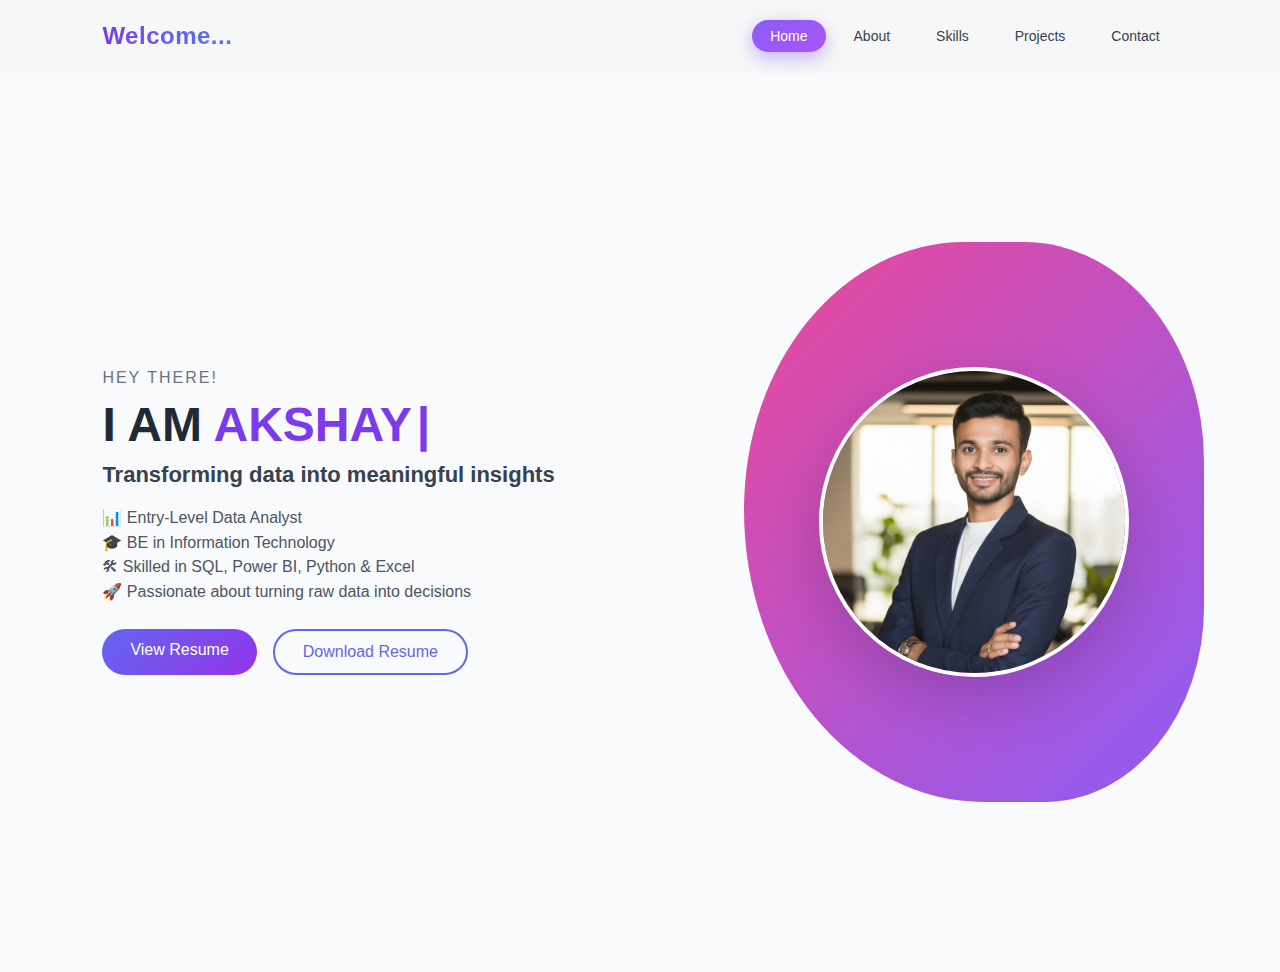
<file: index.html>
<!DOCTYPE html>
<html lang="en">
<head>
<meta charset="UTF-8">
<title>Akshay | Data Analyst</title>

<link rel="stylesheet" href="css/base.css">
<link rel="stylesheet" href="css/home.css">

</head>

<body>

<!-- ✅ NAVBAR -->
<nav class="navbar">
    <div class="logo">Welcome...</div>

    <div class="nav-links">
        <a href="index.html" class="nav-btn active">Home</a>
        <a href="about.html" class="nav-btn">About</a>
        <a href="skills.html" class="nav-btn">Skills</a>
        <a href="projects.html" class="nav-btn">Projects</a>
        <!-- <a href="journey.html" class="nav-btn">Journey</a> -->
        <a href="contact.html" class="nav-btn">Contact</a>
    </div>
</nav>



<!-- ✅ HERO SECTION -->
<section class="hero">

    <!-- LEFT TEXT -->
    <div class="hero-left">

        <p class="tag">HEY THERE!</p>

        <h1>I AM <span id="typing"></span></h1>

        <h2>Transforming data into meaningful insights</h2>


        <div class="intro-lines">
            <p>📊 Entry-Level Data Analyst</p>
            <p>🎓 BE in Information Technology</p>
            <p>🛠 Skilled in SQL, Power BI, Python & Excel</p>
            <p>🚀 Passionate about turning raw data into decisions</p>
        </div>


        <div class="hero-buttons">

            <a href="resume/Resume.pdf"
               target="_blank"
               class="btn">
               View Resume
            </a>

            <a href="resume/Resume.pdf"
               download
               class="btn outline">
               Download Resume
            </a>

        </div>

    </div>



    <!-- RIGHT IMAGE -->
    <div class="hero-right">

        <div class="gradient-blob">
            <div class="profile-circle">
                <!-- 🔥 REPLACE IMAGE NAME -->
                <img src="images/new.jpg" alt="Akshay">
            </div>
        </div>

    </div>

</section>



<!-- ✅ TYPING SCRIPT -->
<script>

const text = "AKSHAY";
let index = 0;

function typeEffect(){

    if(index < text.length){

        document.getElementById("typing").textContent += text.charAt(index);

        index++;

        setTimeout(typeEffect,120);
    }
}

typeEffect();

</script>

</body>
</html>
</file>
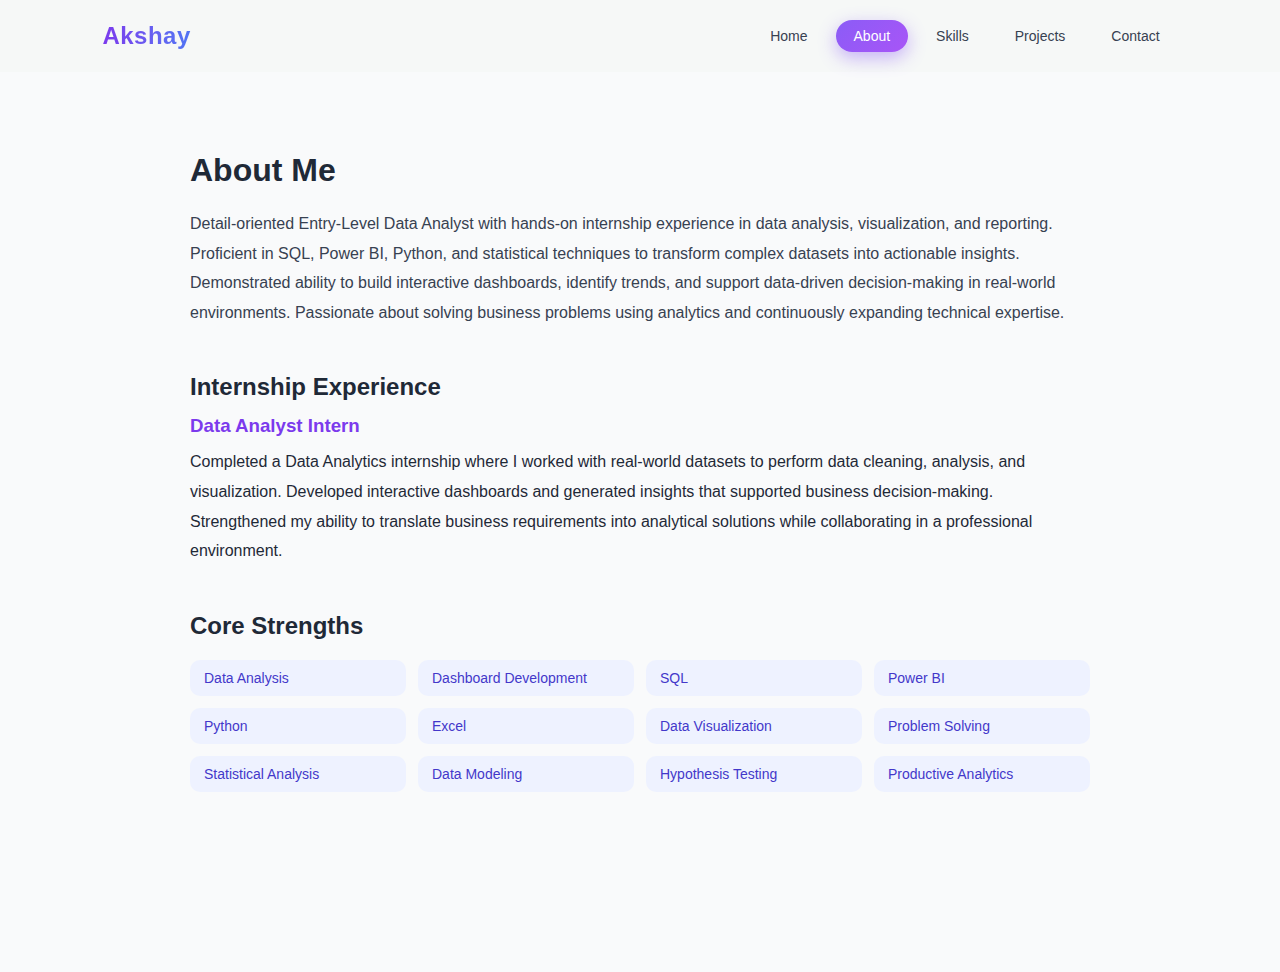
<file: about.html>
<!DOCTYPE html>
<html lang="en">
<head>
<meta charset="UTF-8">
<title>About | Akshay</title>

<link rel="stylesheet" href="css/base.css">
<link rel="stylesheet" href="css/about.css">

</head>

<body>

<!-- ✅ NAVBAR -->
<nav class="navbar">
    <div class="logo">
<span class="logo-box">A</span>kshay
</div>


    <div class="nav-links">
        <a href="index.html" class="nav-btn">Home</a>
        <a href="about.html" class="nav-btn active">About</a>
        <a href="skills.html" class="nav-btn">Skills</a>
        <a href="projects.html" class="nav-btn">Projects</a>
        <!-- <a href="journey.html" class="nav-btn">Journey</a> -->
        <a href="contact.html" class="nav-btn">Contact</a>
    </div>
</nav>



<!-- ✅ PAGE -->
<section class="page about-bg">

    <div class="about-container">

        <!-- PROFESSIONAL SUMMARY -->
        <div class="about-card">

            <h1>About Me</h1>

            <p class="summary">

                Detail-oriented Entry-Level Data Analyst with hands-on internship 
                experience in data analysis, visualization, and reporting. 
                Proficient in SQL, Power BI, Python, and statistical techniques 
                to transform complex datasets into actionable insights.

                Demonstrated ability to build interactive dashboards, identify trends, 
                and support data-driven decision-making in real-world environments. 
                Passionate about solving business problems using analytics and 
                continuously expanding technical expertise.

            </p>

        </div>



        <!-- INTERNSHIP -->
        <div class="about-card">

            <h2>Internship Experience</h2>

            <h3>Data Analyst Intern</h3>

            <p>

                Completed a Data Analytics internship where I worked with real-world datasets 
                to perform data cleaning, analysis, and visualization. Developed interactive 
                dashboards and generated insights that supported business decision-making.

                Strengthened my ability to translate business requirements into analytical 
                solutions while collaborating in a professional environment.

            </p>

        </div>



        <!-- CORE SKILLS -->
        <div class="about-card">

            <h2>Core Strengths</h2>

            <div class="skills-grid">

                <span>Data Analysis</span>
                <span>Dashboard Development</span>
                <span>SQL</span>
                <span>Power BI</span>
                <span>Python</span>
                <span>Excel</span>
                <span>Data Visualization</span>
                <span>Problem Solving</span>
                <span>Statistical Analysis</span>
                <span>Data Modeling</span>
                <span>Hypothesis Testing</span>
                <span>Productive Analytics </span>

            </div>

        </div>

    </div>

</section>

</body>
</html>
</file>
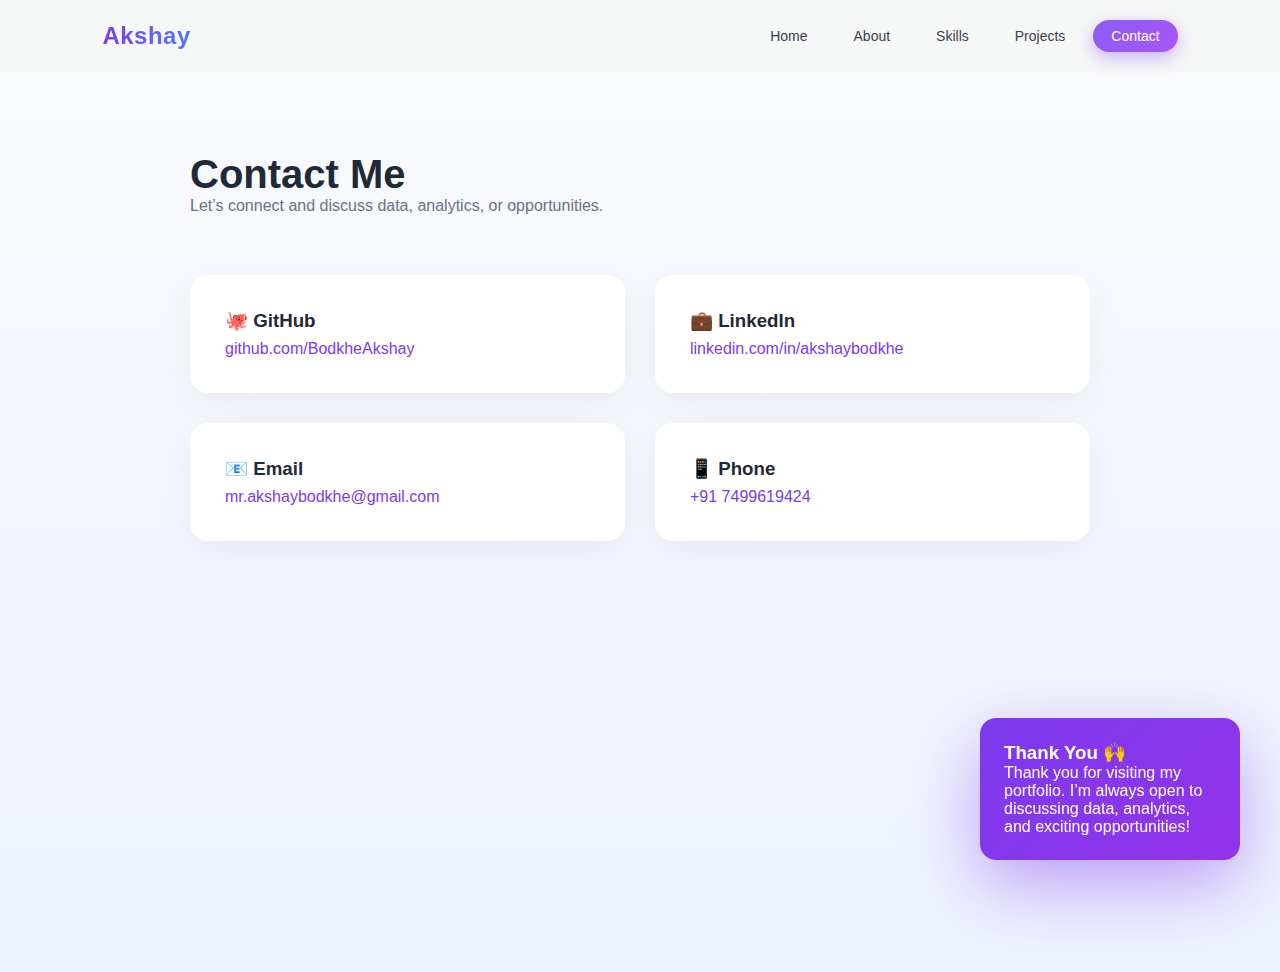
<file: contact.html>
<!DOCTYPE html>
<html lang="en">
<head>
<meta charset="UTF-8">
<title>Contact | Akshay</title>

<link rel="stylesheet" href="css/base.css">
<link rel="stylesheet" href="css/contact.css">

</head>

<body>

<!-- NAVBAR -->
<nav class="navbar">
    <div class="logo">Akshay</div>

    <div class="nav-links">
        <a href="index.html" class="nav-btn">Home</a>
        <a href="about.html" class="nav-btn">About</a>
        <a href="skills.html" class="nav-btn">Skills</a>
        <a href="projects.html" class="nav-btn">Projects</a>
        <a href="contact.html" class="nav-btn active">Contact</a>
    </div>
</nav>



<!-- PAGE -->
<section class="page contact-bg">

<div class="contact-container">

    <!-- HEADER -->
    <div class="page-header">
        <h1>Contact Me</h1>
        <p>Let’s connect and discuss data, analytics, or opportunities.</p>
    </div>



    <!-- GRID -->
    <div class="card-grid">

        <!-- GITHUB -->
        <a href="https://github.com/BodkheAkshay"
           target="_blank"
           rel="noopener noreferrer"
           class="card contact-card">

            <h3>🐙 GitHub</h3>
            <p>github.com/BodkheAkshay</p>

        </a>



        <!-- LINKEDIN -->
        <a href="https://www.linkedin.com/in/akshaybodkhe"
           target="_blank"
           rel="noopener noreferrer"
           class="card contact-card">

            <h3>💼 LinkedIn</h3>
            <p>linkedin.com/in/akshaybodkhe</p>

        </a>



        <!-- EMAIL -->
        <a href="https://mail.google.com/mail/?view=cm&fs=1&to=mr.akshaybodkhe@gmail.com&su=Regarding%20Data%20Analyst%20Opportunity&body=Hi%20Akshay,%0D%0A%0D%0AI%20visited%20your%20portfolio%20and%20would%20like%20to%20connect.%0D%0A%0D%0AThanks,"
            target="_blank"
            class="card contact-card">

            <h3>📧 Email</h3>
            <p>mr.akshaybodkhe@gmail.com</p>

        </a>



        <!-- PHONE -->
        <a href="tel:+917499619424"
           class="card contact-card">

            <h3>📱 Phone</h3>
            <p>+91 7499619424</p>

        </a>

    </div>

</div>



<!-- FLOATING CARD -->
<div class="thank-you-card">

    <h3>Thank You 🙌</h3>

    <p>
        Thank you for visiting my portfolio.  
        I’m always open to discussing data,
        analytics, and exciting opportunities!
    </p>

</div>

</section>

</body>
</html>
</file>
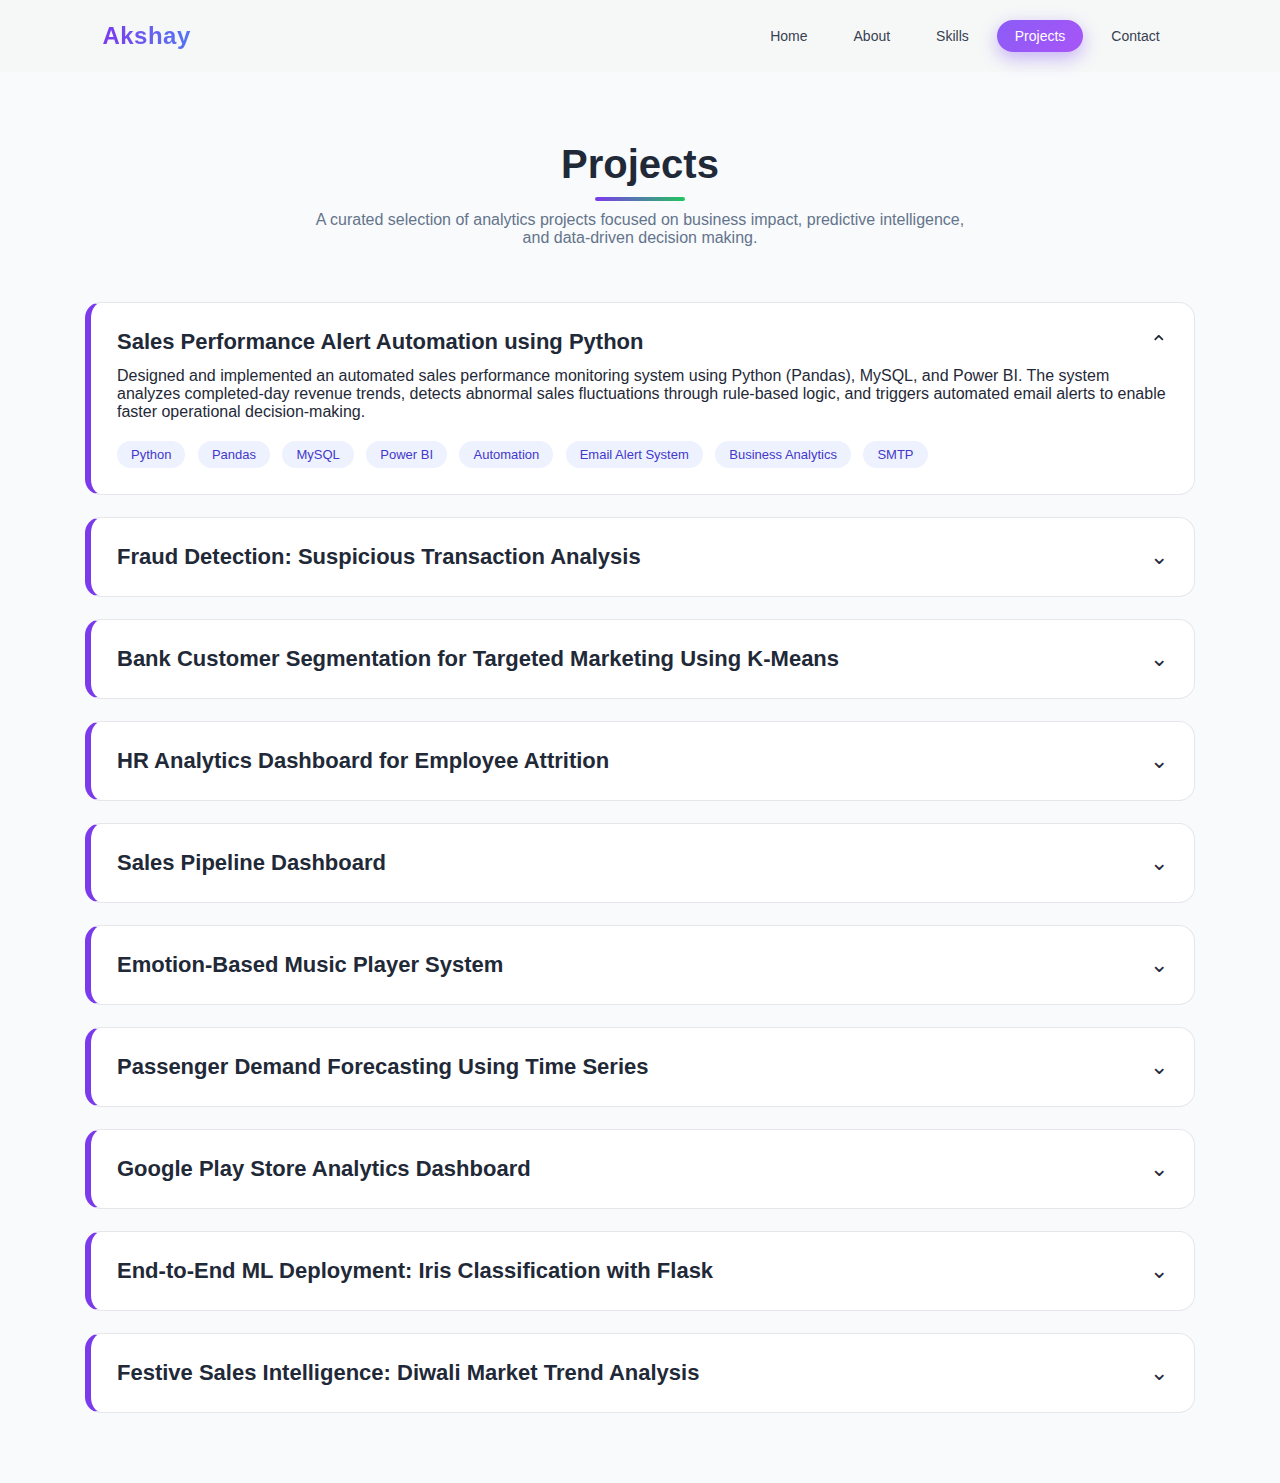
<file: projects.html>
<!DOCTYPE html>
<html lang="en">
<head>
<meta charset="UTF-8">
<meta name="viewport" content="width=device-width, initial-scale=1.0">

<title>Projects | Akshay</title>

<link rel="stylesheet" href="css/base.css">
<link rel="stylesheet" href="css/projects.css">
</head>

<body>

<!-- NAVBAR -->
<nav class="navbar">
<div class="logo">Akshay</div>

<div class="nav-links">
<a href="index.html" class="nav-btn">Home</a>
<a href="about.html" class="nav-btn">About</a>
<a href="skills.html" class="nav-btn">Skills</a>
<a href="projects.html" class="nav-btn active">Projects</a>
<a href="contact.html" class="nav-btn">Contact</a>
</div>
</nav>


<section class="projects-section">

<h1 class="title">
Projects
<span class="underline"></span>
</h1>

<p class="subtitle">
A curated selection of analytics projects focused on business impact, predictive intelligence, and data-driven decision making.
</p>

<div class="projects-container">

<!-- 0 Sales Alert Automation (NEW TOP PROJECT) -->
<div class="project-card active">
<div class="project-header">
<h2>Sales Performance Alert Automation using Python</h2>
<span class="chevron">⌄</span>
</div>

<div class="project-body">
<p>
Designed and implemented an automated sales performance monitoring system using Python (Pandas), MySQL, and Power BI. The system analyzes
completed-day revenue trends, detects abnormal sales fluctuations through rule-based logic, and triggers automated email alerts to enable faster operational decision-making.

</p>

<div class="tech-stack">
<span>Python</span>
<span>Pandas</span>
<span>MySQL</span>
<span>Power BI</span>
<span>Automation</span>
<span>Email Alert System</span>
<span>Business Analytics</span>
<span>SMTP</span>
</div>
</div>
</div>


<!-- 1 Fraud Detection -->
<div class="project-card">
<div class="project-header">
<h2>Fraud Detection: Suspicious Transaction Analysis</h2>
<span class="chevron">⌄</span>
</div>

<div class="project-body">
<p>
Analyzed transactional behavior to detect anomalies and proactively flag fraudulent activities, helping reduce financial risk and strengthen security frameworks.
</p>

<div class="tech-stack">
<span>Python</span>
<span>SQL</span>
<span>Anomaly Detection</span>
<span>EDA</span>
</div>
</div>
</div>


<!-- 2 K-Means -->
<div class="project-card">
<div class="project-header">
<h2>Bank Customer Segmentation for Targeted Marketing Using K-Means</h2>
<span class="chevron">⌄</span>
</div>

<div class="project-body">
<p>
Segmented banking customers into high-value groups, enabling targeted marketing strategies that improve engagement and customer lifetime value.
</p>

<div class="tech-stack">
<span>Machine Learning</span>
<span>K-Means</span>
<span>Python</span>
<span>Data Visualization</span>
</div>
</div>
</div>


<!-- 3 HR -->
<div class="project-card">
<div class="project-header">
<h2>HR Analytics Dashboard for Employee Attrition</h2>
<span class="chevron">⌄</span>
</div>

<div class="project-body">
<p>
Developed an interactive dashboard uncovering key attrition drivers, empowering leadership to improve retention and workforce planning.
</p>

<div class="tech-stack">
<span>Power BI</span>
<span>DAX</span>
<span>Data Modeling</span>
<span>HR Analytics</span>
</div>
</div>
</div>


<!-- 4 Sales -->
<div class="project-card">
<div class="project-header">
<h2>Sales Pipeline Dashboard</h2>
<span class="chevron">⌄</span>
</div>

<div class="project-body">
<p>
Built a sales intelligence dashboard to forecast revenue trends and provide decision-makers with real-time pipeline visibility.
</p>

<div class="tech-stack">
<span>Power BI</span>
<span>Forecasting</span>
<span>DAX</span>
<span>Business Intelligence</span>
</div>
</div>
</div>

<!-- 5.1 Emotion-Based Music Player -->
<div class="project-card">
<div class="project-header">
<h2>Emotion-Based Music Player System</h2>
<span class="chevron">⌄</span>
</div>

<div class="project-body">
<p>
Developed an AI-powered music recommendation system that detects user emotions and plays songs 
accordingly to enhance user mood and listening experience. The system analyzes facial expressions 
or input signals to classify emotions and automatically suggests personalized music tracks in real time.
</p>

<div class="tech-stack">
<span>Python</span>
<span>Machine Learning</span>
<span>Emotion Detection</span>
<span>OpenCV</span>
<span>Music Recommendation</span>
<span>Automation</span>
</div>
</div>
</div>

<!-- 5.2 Forecasting -->
<div class="project-card">
<div class="project-header">
<h2>Passenger Demand Forecasting Using Time Series</h2>
<span class="chevron">⌄</span>
</div>

<div class="project-body">
<p>
Designed a predictive time-series model to anticipate passenger demand, enabling smarter capacity planning and operational efficiency.
</p>

<div class="tech-stack">
<span>Python</span>
<span>Time Series</span>
<span>Forecasting</span>
<span>Statistical Modeling</span>
</div>
</div>
</div>


<!-- 6 Play Store -->
<div class="project-card">
<div class="project-header">
<h2>Google Play Store Analytics Dashboard</h2>
<span class="chevron">⌄</span>
</div>

<div class="project-body">
<p>
Performed exploratory analysis to uncover app performance trends and support product strategy through actionable insights.
</p>

<div class="tech-stack">
<span>EDA</span>
<span>Python</span>
<span>Visualization</span>
<span>Data Cleaning</span>
</div>
</div>
</div>


<!-- 7 Iris -->
<div class="project-card">
<div class="project-header">
<h2>End-to-End ML Deployment: Iris Classification with Flask</h2>
<span class="chevron">⌄</span>
</div>

<div class="project-body">
<p>
Engineered a machine learning solution deployed via Flask, enabling real-time predictions through a production-style interface.
</p>

<div class="tech-stack">
<span>Flask</span>
<span>Logistic Regression</span>
<span>ML Deployment</span>
<span>Python</span>
</div>
</div>
</div>


<!-- 8 Diwali -->
<div class="project-card">
<div class="project-header">
<h2>Festive Sales Intelligence: Diwali Market Trend Analysis</h2>
<span class="chevron">⌄</span>
</div>

<div class="project-body">
<p>
Analyzed seasonal purchasing behavior to identify revenue opportunities and help businesses optimize festive sales strategies.
</p>

<div class="tech-stack">
<span>Python</span>
<span>EDA</span>
<span>Visualization</span>
<span>Business Analysis</span>
</div>
</div>
</div>


</div>
</section>

<script src="js/projects.js"></script>

</body>
</html>
</file>
<file: css/home.css>
/* HERO */

.hero{

    min-height:100vh;

    display:flex;
    align-items:center;
    justify-content:center;

    gap:100px;

    padding:0 8%;

    background:#f9fafb;
}


/* LEFT TEXT */

.hero-left{
    flex:1;
    max-width:520px;
}


/* RIGHT IMAGE */

.hero-right{
    flex:1;
    display:flex;
    justify-content:center;
}


/* TAG */

.tag{
    letter-spacing:2px;
    color:#6b7280;
    margin-bottom:10px;
}


/* HEADINGS */

.hero-left h1{
    font-size:48px;
    margin-bottom:10px;
}

.hero-left span{
    color:#7c3aed;
}

.hero-left h2{
    font-size:22px;
    color:#374151;
    margin-bottom:20px;
}


/* INTRO LINES */

.intro-lines{
    margin-bottom:28px;
}

.intro-lines p{
    margin-bottom:6px;
    color:#4b5563;
}


/* BUTTONS */

.hero-buttons{
    display:flex;
    gap:16px;
}



/* GRADIENT BLOB */

.gradient-blob{

    width:460px;
    height:560px;

    background:linear-gradient(135deg,#ec4899,#8b5cf6);

    border-radius:55% 45% 40% 60%;

    display:flex;
    align-items:center;
    justify-content:center;

    transform:translateX(40px);  /* ⭐ MOVE RIGHT */
}


/* PROFILE IMAGE */

.profile-circle{

    width:310px;
    height:310px;

    border-radius:90%;
    overflow:hidden;

    border:4px solid white;

    box-shadow:0 20px 60px rgba(0,0,0,0.18);
}

.profile-circle img{
    width:100%;
    height:100%;
    object-fit:cover;
    object-position: center top;
    object-position: center 10%;


}


/* SMOOTH ANIMATION */

.hero-left,
.hero-right{
    animation:fadeUp 6s ease;
}

@keyframes fadeUp{

    from{
        opacity:0;
        transform:translateY(30px);
    }

    to{
        opacity:1;
        transform:translateY(0);
    }
}



/* TYPING CURSOR */

#typing::after{
    content:"|";
    margin-left:5px;
    animation:blink 3s infinite;
}

@keyframes blink{
    0%{opacity:1;}
    50%{opacity:0;}
    100%{opacity:1;}
}



/* MOBILE */

@media(max-width:900px){

.hero{
    flex-direction:column;
    text-align:center;
    gap:60px;
}

.gradient-blob{
    width:300px;
    height:380px;
}

.hero-buttons{
    justify-content:center;
}

}

/* ===============================
   Mobile Hero Section
================================ */
@media (max-width: 768px) {

  .hero {
    flex-direction: column-reverse;
    text-align: center;
    padding-top: 30px;
  }

  .hero-text {
    margin-top: 20px;
  }

  .hero-text h1 {
    font-size: 32px;
  }

  .hero-text h2 {
    font-size: 18px;
  }

  .hero-image {
    width: 220px;
    height: 220px;
  }

  .hero-buttons {
    justify-content: center;
    flex-wrap: wrap;
    gap: 12px;
  }

  .hero-buttons a {
    width: 160px;
    text-align: center;
  }

}
</file>
<file: css/about.css>
/* PAGE BACKGROUND */
.about-bg{
    background:#f9fafb;
}


/* CONTAINER */
.about-container{

    max-width:900px;
    margin:auto;

    display:flex;
    flex-direction:column;
    gap:30px;
}


/* CARD STYLE */
.about-card p{
    line-height: 1.85;
    margin-bottom: 16px;
}

seriously {
    background:white;
    padding:20px;

    border-radius:18px;

    box-shadow:0 10px 30px rgba(0,0,0,0.05);

    transition:0.3s;
}

/* hover lift */
.about-card:hover{
    transform:translateY(-6px);
}


/* HEADINGS */

.about-card h1{
    margin-bottom:20px;
}

.about-card h2{
    margin-bottom:14px;
}

.about-card h3{
    color:#7c3aed;
    margin-bottom:10px;
}


/* SUMMARY TEXT */
.summary{
    line-height:1.8;
    color:#374151;
}


/* SKILLS GRID */
.skills-grid{

    margin-top:20px;

    display:grid;
    grid-template-columns:repeat(auto-fit,minmax(180px,1fr));

    gap:12px;
}


.skills-grid span{

    background:#eef2ff;
    color:#4338ca;

    padding:10px 14px;

    border-radius:10px;

    font-size:14px;
}
</file>
<file: css/contact.css>
/* BACKGROUND */

.contact-bg{
    background:linear-gradient(180deg,#f8fafc,#eef2ff);
}



/* CONTAINER */

.contact-container{
    max-width:900px;
    margin:auto;
}



/* HEADER */

.page-header{
    margin-bottom:60px;
}

.page-header h1{
    font-size:40px;
}

.page-header p{
    color:#6b7280;
}



/* ⭐ FORCE 2x2 GRID */

.card-grid{

    display:grid;

    grid-template-columns:repeat(2,1fr); /* ALWAYS 2 columns */

    gap:30px;
}



/* PREMIUM CARD */

.card{

    background:white;

    padding:35px;

    border-radius:18px;

    box-shadow:0 12px 35px rgba(0,0,0,0.05);

    transition:0.35s;
}



/* CLICKABLE CARD */

.contact-card{
    text-decoration:none;
    color:inherit;
}



/* HOVER EFFECT */

.card:hover{
    transform:translateY(-10px);
    box-shadow:0 20px 60px rgba(124,58,237,0.2);
}



/* THANK YOU FLOAT */

.thank-you-card{

    position:fixed;

    right:40px;
    bottom:40px;

    width:260px;

    padding:24px;

    border-radius:16px;

    color:white;

    background:linear-gradient(135deg,#7c3aed,#9333ea);

    box-shadow:0 25px 70px rgba(124,58,237,0.45);
}



/* MOBILE */

@media(max-width:768px){

.card-grid{
    grid-template-columns:1fr; /* stack on mobile */
}

.thank-you-card{
    display:none;
}

}
.contact-card{

    text-decoration:none;
    color:inherit;

}

/* ⭐ LINK COLOR */

.contact-card p{

    color:#7c3aed;
    font-weight:500;

}
.contact-card:hover p{

    color:#f30e8c;
}
.card h3{
    margin-bottom:8px;
}
</file>
<file: css/projects.css>
.projects-section{
max-width:1150px;
margin:auto;
padding:70px 20px;
}

.title{
text-align:center;
font-size:40px;
}

.subtitle{
text-align:center;
color:var(--text-light);
margin-top:10px;
max-width:650px;
margin-inline:auto;
}

.underline{
display:block;
height:4px;
width:90px;
margin:10px auto;
border-radius:10px;
background:linear-gradient(90deg,var(--primary),#22c55e);
}

/* GRID */

.projects-container{
margin-top:55px;
display:grid;
gap:22px;
}

/* CARD */

.project-card{
background:var(--card-bg);
border-radius:16px;
padding:26px;
border:1px solid var(--border);
border-left:6px solid var(--primary);
cursor:pointer;
transition:.35s;
}

.project-card:hover{
transform:translateY(-6px);
box-shadow:0 14px 40px rgba(124,58,237,.12);
}

/* HEADER */

.project-header{
display:flex;
justify-content:space-between;
align-items:center;
}

.project-header h2{
font-size:22px;
}

.chevron{
font-size:22px;
transition:.4s;
}

/* BODY */

.project-body{
max-height:0;
overflow:hidden;
transition:max-height .45s ease, opacity .3s;
opacity:.6;
}

.project-card.active .project-body{
max-height:220px;
margin-top:12px;
opacity:1;
}

.project-card.active .chevron{
transform:rotate(180deg);
}

/* BADGES */

.tech-stack{
margin-top:14px;
}

.tech-stack span{
display:inline-block;
padding:6px 14px;
margin:6px 8px 0 0;
border-radius:30px;
font-size:13px;
font-weight:500;
background:#eef2ff;
color:#4338ca;
}
/* ===============================
   Mobile Hero Section
================================ */
@media (max-width: 768px) {

  .hero {
    flex-direction: column-reverse;
    text-align: center;
    padding-top: 30px;
  }

  .hero-text {
    margin-top: 20px;
  }

  .hero-text h1 {
    font-size: 32px;
  }

  .hero-text h2 {
    font-size: 18px;
  }

  .hero-image {
    width: 220px;
    height: 220px;
  }

  .hero-buttons {
    justify-content: center;
    flex-wrap: wrap;
    gap: 12px;
  }

  .hero-buttons a {
    width: 160px;
    text-align: center;
  }

}
</file>
<file: css/base.css>
/* ===============================
   RESET & GLOBAL
================================ */

* {
  margin: 0;
  padding: 0;
  box-sizing: border-box;
}

html, body {
  width: 100%;
  overflow-x: hidden;
  font-family: 'Poppins', sans-serif;
  color: #1f2937;
  background: #f8fafc;
}

/* ===============================
   ROOT VARIABLES
================================ */

:root {
  --primary: #7c3aed;
  --primary-hover: #6d28d9;

  --background: #f8fafc;
  --card-bg: #ffffff;

  --text-dark: #0f172a;
  --text-light: #64748b;

  --border: #e5e7eb;
}

/* ===============================
   NAVBAR
================================ */

.navbar {
  padding: 20px 8%;
  display: flex;
  justify-content: space-between;
  align-items: center;
  background: rgb(246, 248, 247);
  position: sticky;
  top: 0;
  z-index: 1000;
}

/* LOGO */

.logo {
  display: inline-block;
  font-size: 24px;
  font-weight: 800;
  letter-spacing: 0.5px;
  cursor: pointer;

  background: linear-gradient(
    90deg,
    #7c3aed,
    #6366f1,
    #3b82f6,
    #06b6d4
  );

  background-size: 200% auto;
  background-clip: text;
  -webkit-background-clip: text;
  color: transparent;
  -webkit-text-fill-color: transparent;

  animation: gradientMove 4s linear infinite;
  text-decoration: none;
}

@keyframes gradientMove {
  to {
    background-position: 200% center;
  }
}

/* NAV LINKS */

.nav-links {
  display: flex;
  gap: 10px;
}

.nav-btn {
  padding: 8px 18px;
  border-radius: 999px;
  text-decoration: none;
  font-size: 14px;
  font-weight: 500;
  color: #374151;
  transition: all 0.25s ease;
}

/* HOVER */

.nav-btn:hover {
  background: rgba(139, 92, 246, 0.12);
  color: #6d28d9;
}

/* ACTIVE */

.nav-btn.active {
  background: linear-gradient(135deg, #8b5cf6, #a855f7);
  color: white;
  box-shadow: 0 6px 18px rgba(139, 92, 246, 0.45);
}

.nav-btn:active {
  transform: scale(0.95);
}

/* ===============================
   PAGE WRAPPER
================================ */

.page {
  min-height: 100vh;
  padding: 80px 8%;
}

/* ===============================
   CARD (GLOBAL)
================================ */

.card {
  background: var(--card-bg);
  padding: 30px;
  border-radius: 18px;
  box-shadow: 0 10px 30px rgba(0,0,0,0.06);
  transition: all 0.3s ease;
}

.card:hover {
  transform: translateY(-6px);
  box-shadow: 0 25px 60px rgba(0,0,0,0.12);
}

/* ===============================
   BUTTONS (GLOBAL)
================================ */

.btn {
  padding: 12px 28px;
  border-radius: 30px;
  background: linear-gradient(135deg, #6366f1, #9333ea);
  color: white;
  text-decoration: none;
  font-weight: 500;
  transition: all 0.3s ease;
  display: inline-block;
}

.btn:hover {
  transform: translateY(-2px);
  box-shadow: 0 12px 30px rgba(99,102,241,0.35);
}

.btn.outline {
  background: transparent;
  border: 2px solid #6366f1;
  color: #6366f1;
}

/* ===============================
   MOBILE RESPONSIVE FIXES
================================ */

@media (max-width: 768px) {

  .navbar {
    padding: 16px;
  }

  .nav-links {
    gap: 6px;
  }

  .nav-btn {
    padding: 6px 12px;
    font-size: 13px;
  }

  .page {
    padding: 60px 16px;
  }

}
</file>
